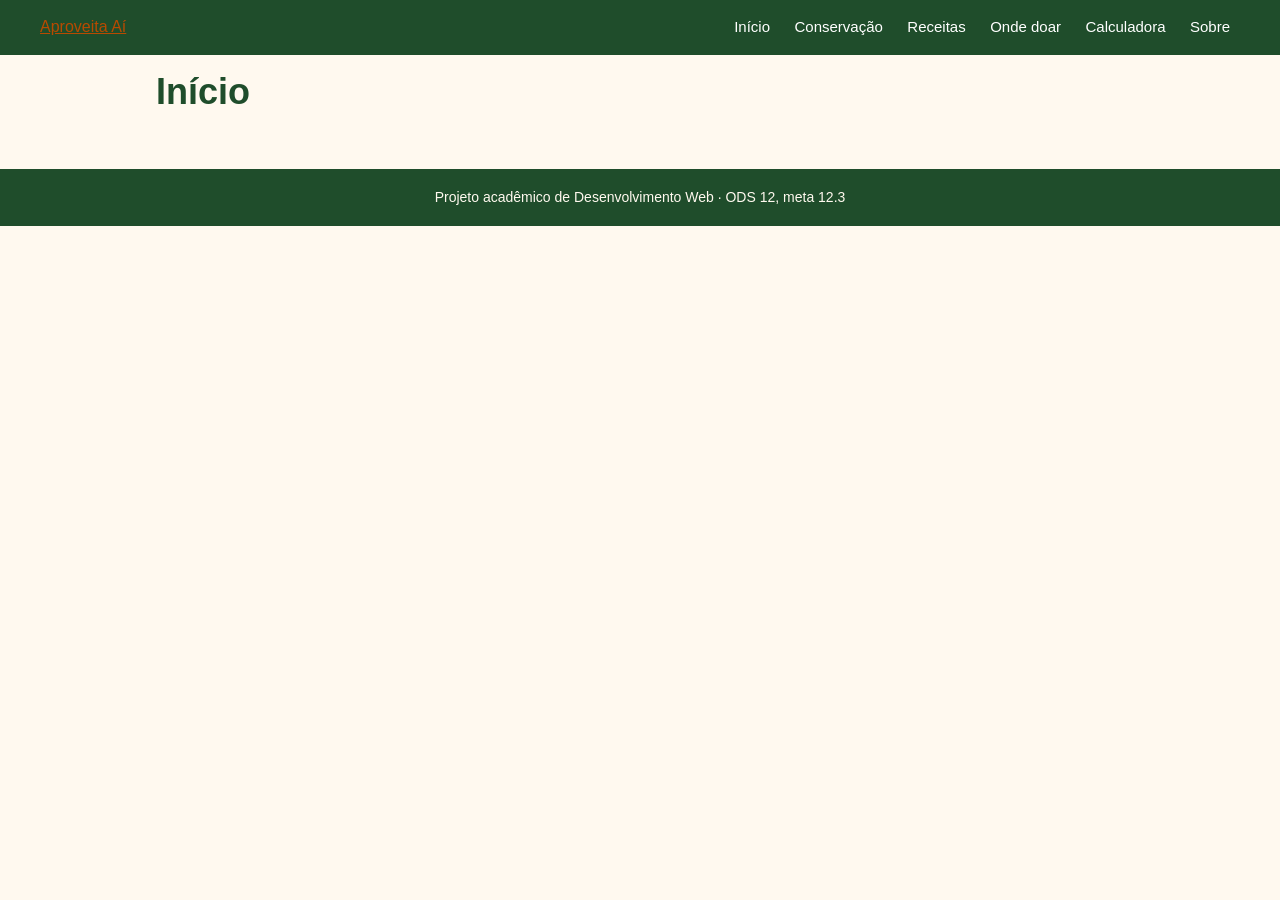
<file: index.html>
<!DOCTYPE html>
<html lang="pt-BR">
<head>
  <meta charset="UTF-8">
  <meta name="viewport" content="width=device-width, initial-scale=1.0">
  <title>Início | Aproveita Aí</title>
  <link rel="stylesheet" href="css/style.css">
</head>
<body>
  <header>
    <a href="index.html">Aproveita Aí</a>
    <nav>
      <a href="index.html">Início</a>
      <a href="conservacao.html">Conservação</a>
      <a href="receitas.html">Receitas</a>
      <a href="onde-doar.html">Onde doar</a>
      <a href="calculadora.html">Calculadora</a>
      <a href="sobre.html">Sobre</a>
    </nav>
  </header>

  <main>
    <h1>Início</h1>
    <!-- TODO: conteúdo da página -->
  </main>

  <footer>
    <p>Projeto acadêmico de Desenvolvimento Web · ODS 12, meta 12.3</p>
  </footer>

</body>
</html>
</file>
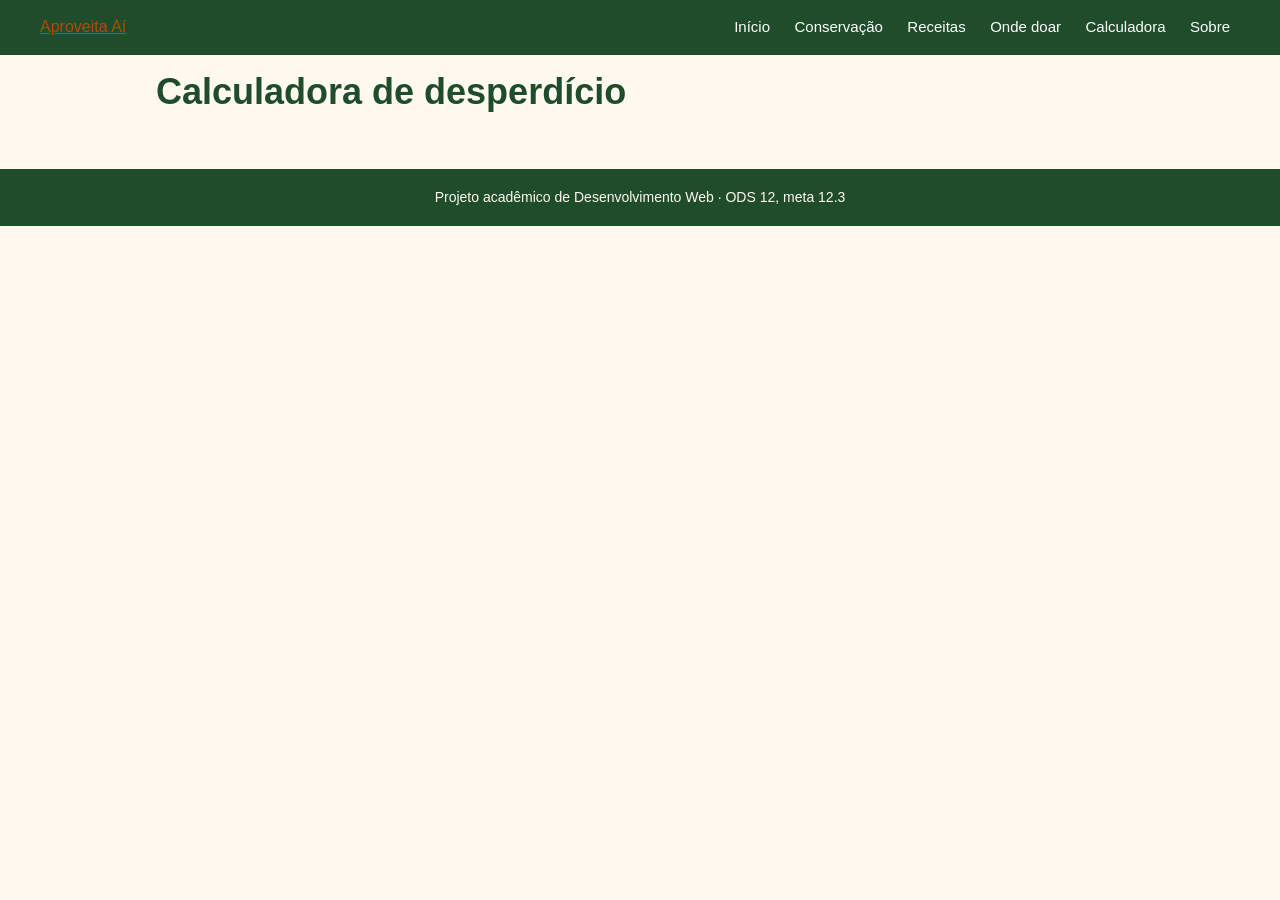
<file: calculadora.html>
<!DOCTYPE html>
<html lang="pt-BR">
<head>
  <meta charset="UTF-8">
  <meta name="viewport" content="width=device-width, initial-scale=1.0">
  <title>Calculadora de desperdício | Aproveita Aí</title>
  <link rel="stylesheet" href="css/style.css">
</head>
<body>
  <header>
    <a href="index.html">Aproveita Aí</a>
    <nav>
      <a href="index.html">Início</a>
      <a href="conservacao.html">Conservação</a>
      <a href="receitas.html">Receitas</a>
      <a href="onde-doar.html">Onde doar</a>
      <a href="calculadora.html">Calculadora</a>
      <a href="sobre.html">Sobre</a>
    </nav>
  </header>

  <main>
    <h1>Calculadora de desperdício</h1>
    <!-- TODO: conteúdo da página -->
  </main>

  <footer>
    <p>Projeto acadêmico de Desenvolvimento Web · ODS 12, meta 12.3</p>
  </footer>
  <script src="js/calculadora.js"></script>
</body>
</html>
</file>
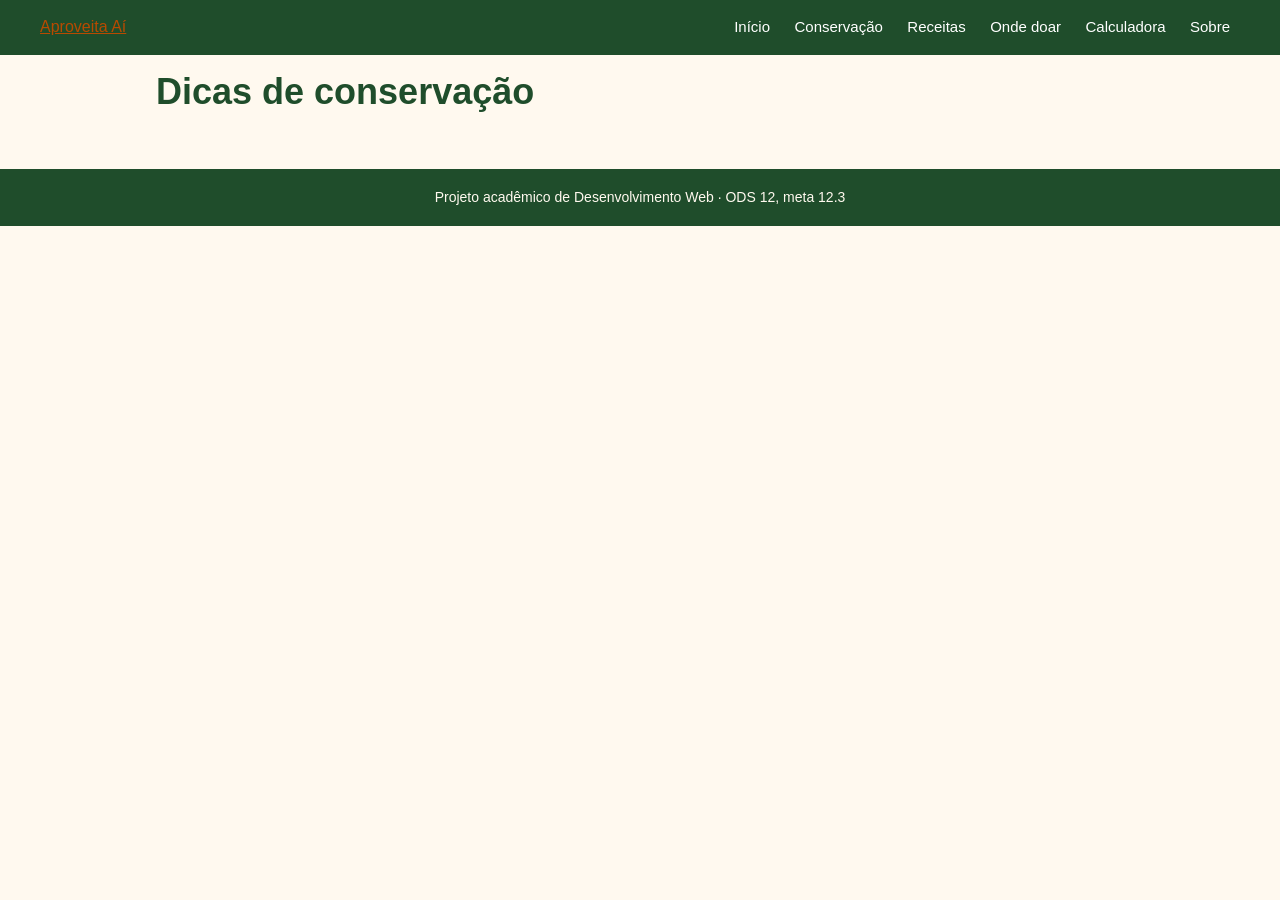
<file: conservacao.html>
<!DOCTYPE html>
<html lang="pt-BR">
<head>
  <meta charset="UTF-8">
  <meta name="viewport" content="width=device-width, initial-scale=1.0">
  <title>Dicas de conservação | Aproveita Aí</title>
  <link rel="stylesheet" href="css/style.css">
</head>
<body>
  <header>
    <a href="index.html">Aproveita Aí</a>
    <nav>
      <a href="index.html">Início</a>
      <a href="conservacao.html">Conservação</a>
      <a href="receitas.html">Receitas</a>
      <a href="onde-doar.html">Onde doar</a>
      <a href="calculadora.html">Calculadora</a>
      <a href="sobre.html">Sobre</a>
    </nav>
  </header>

  <main>
    <h1>Dicas de conservação</h1>
    <!-- TODO: conteúdo da página -->
  </main>

  <footer>
    <p>Projeto acadêmico de Desenvolvimento Web · ODS 12, meta 12.3</p>
  </footer>

</body>
</html>
</file>
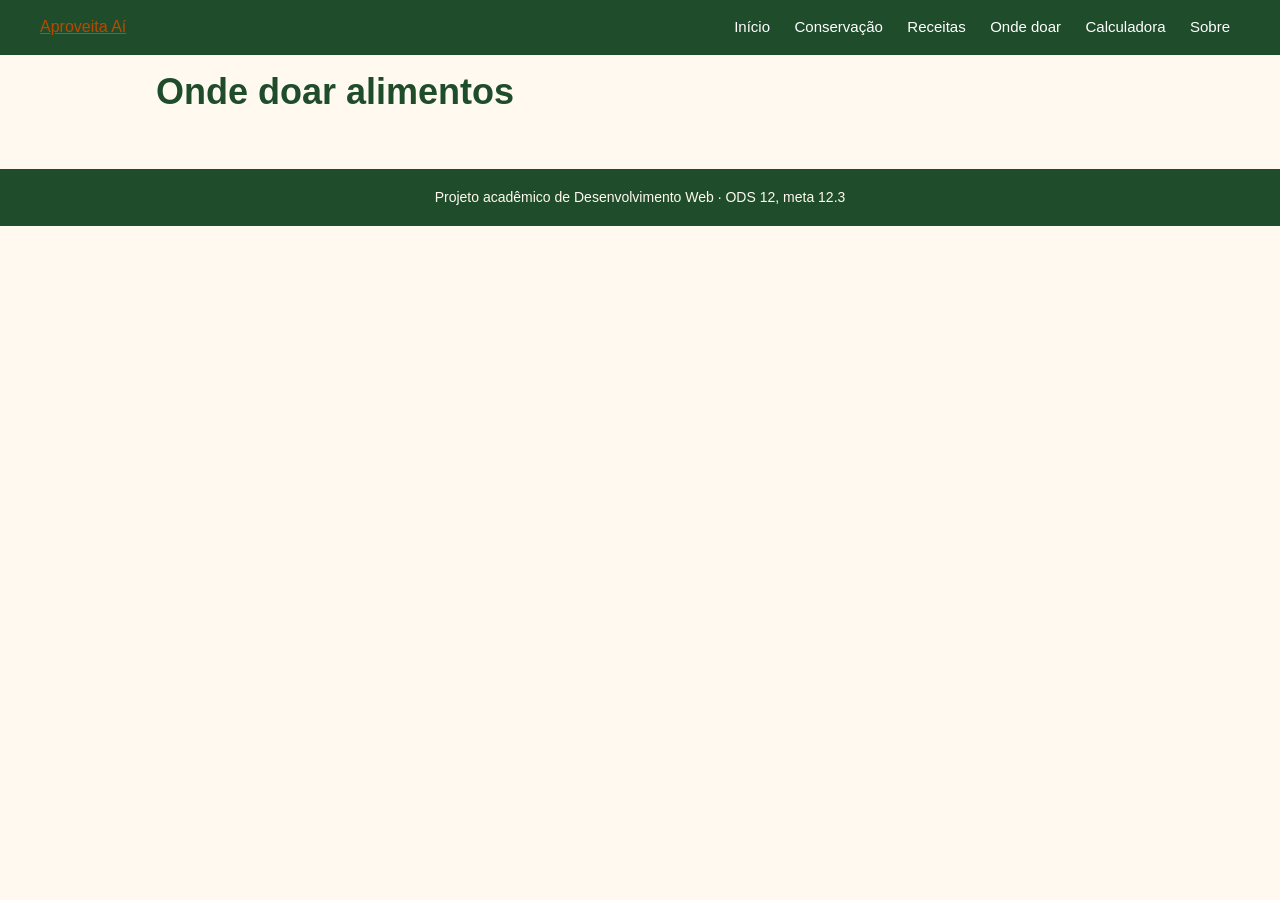
<file: onde-doar.html>
<!DOCTYPE html>
<html lang="pt-BR">
<head>
  <meta charset="UTF-8">
  <meta name="viewport" content="width=device-width, initial-scale=1.0">
  <title>Onde doar alimentos | Aproveita Aí</title>
  <link rel="stylesheet" href="css/style.css">
</head>
<body>
  <header>
    <a href="index.html">Aproveita Aí</a>
    <nav>
      <a href="index.html">Início</a>
      <a href="conservacao.html">Conservação</a>
      <a href="receitas.html">Receitas</a>
      <a href="onde-doar.html">Onde doar</a>
      <a href="calculadora.html">Calculadora</a>
      <a href="sobre.html">Sobre</a>
    </nav>
  </header>

  <main>
    <h1>Onde doar alimentos</h1>
    <!-- TODO: conteúdo da página -->
  </main>

  <footer>
    <p>Projeto acadêmico de Desenvolvimento Web · ODS 12, meta 12.3</p>
  </footer>

</body>
</html>
</file>
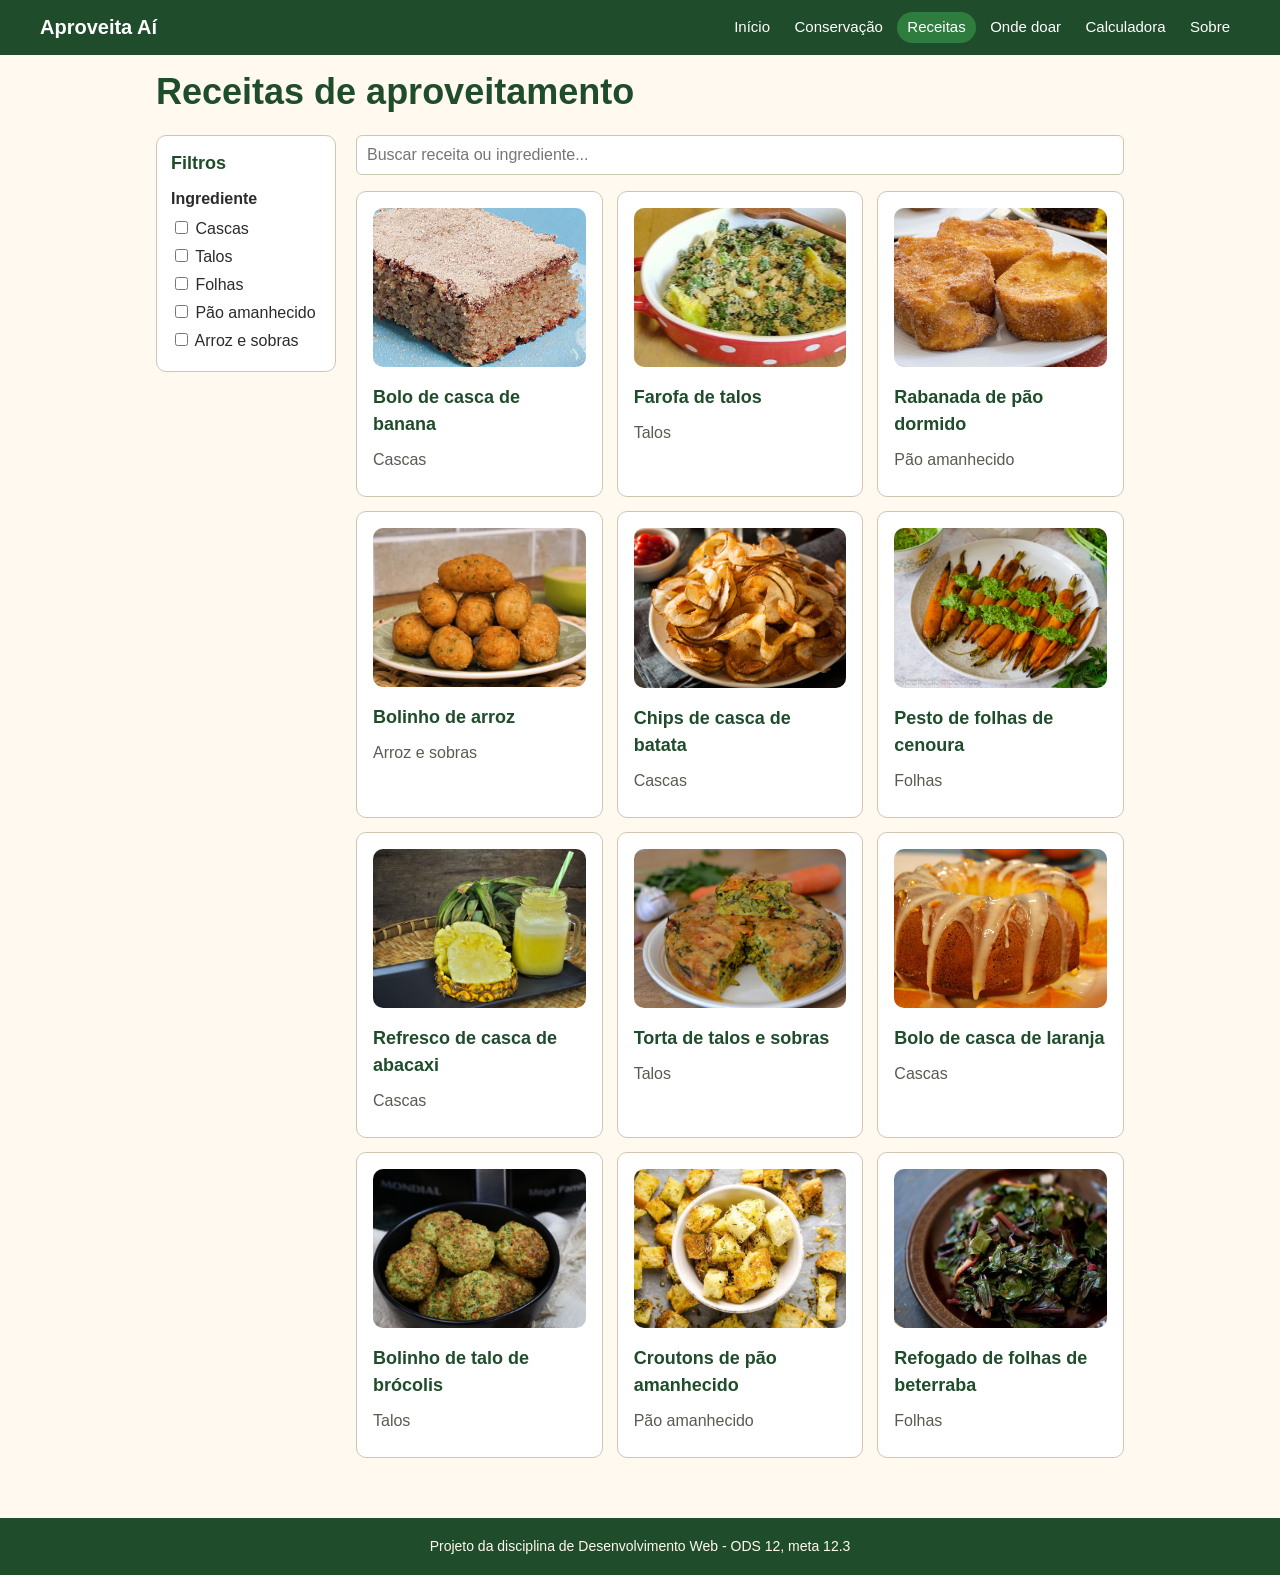
<file: receitas.html>
<!DOCTYPE html>
<html lang="pt-BR">
<head>
	<meta charset="UTF-8">
	<meta name="viewport" content="width=device-width, initial-scale=1.0">
	<title>Receitas de aproveitamento - Aproveita Aí</title>
	<link rel="stylesheet" href="css/style.css">
</head>
<body>

	<header>
		<a class="logo" href="index.html">Aproveita Aí</a>
		<nav>
			<a href="index.html">Início</a>
			<a href="conservacao.html">Conservação</a>
			<a href="receitas.html" class="ativo">Receitas</a>
			<a href="onde-doar.html">Onde doar</a>
			<a href="calculadora.html">Calculadora</a>
			<a href="sobre.html">Sobre</a>
		</nav>
	</header>

	<main>
		<section>
			<h1>Receitas de aproveitamento</h1>

			<div class="receitas">
				<aside class="filtros">
					<h2>Filtros</h2>
					<p>Ingrediente</p>
					<label><input type="checkbox"> Cascas</label>
					<label><input type="checkbox"> Talos</label>
					<label><input type="checkbox"> Folhas</label>
					<label><input type="checkbox"> Pão amanhecido</label>
					<label><input type="checkbox"> Arroz e sobras</label>
				</aside>

				<div class="lista">

					<input type="text" class="busca" placeholder="Buscar receita ou ingrediente..." aria-label="Buscar receita ou ingrediente">

					<div class="cards">

						<article class="card">
							<img class="imagem pequena" src="img/bolo-com-casca-de-banana.jpg" alt="Bolo de casca de banana">
							<h3>Bolo de casca de banana</h3>
							<p>Cascas</p>
						</article>

						<article class="card">
							<img class="imagem pequena" src="img/farofa-de-talos.jpg" alt="Farofa de talos">
							<h3>Farofa de talos</h3>
							<p>Talos</p>
						</article>

						<article class="card">
							<img class="imagem pequena" src="img/rabanada-de-pao-dormido.jpg" alt="Rabanada de pão dormido">
							<h3>Rabanada de pão dormido</h3>
							<p>Pão amanhecido</p>
						</article>

						<article class="card">
							<img class="imagem pequena" src="img/bolinho-de-arroz.jpg" alt="Bolinho de arroz">
							<h3>Bolinho de arroz</h3>
							<p>Arroz e sobras</p>
						</article>

						<article class="card">
							<img class="imagem pequena" src="img/chips-de-casca-de-batata.png" alt="Chips de casca de batata">
							<h3>Chips de casca de batata</h3>
							<p>Cascas</p>
						</article>

						<article class="card">
							<img class="imagem pequena" src="img/pesto-de-folhas-de-cenoura.jpg" alt="Pesto de folhas de cenoura">
							<h3>Pesto de folhas de cenoura</h3>
							<p>Folhas</p>
						</article>

						<article class="card">
							<img class="imagem pequena" src="img/refresco-de-casca-de-abacaxi.jpg" alt="Refresco de casca de abacaxi">
							<h3>Refresco de casca de abacaxi</h3>
							<p>Cascas</p>
						</article>

						<article class="card">
							<img class="imagem pequena" src="img/torta-de-talos-e-sobras.jpg" alt="Torta de talos e sobras">
							<h3>Torta de talos e sobras</h3>
							<p>Talos</p>
						</article>

						<article class="card">
							<img class="imagem pequena" src="img/bolo-de-casca-de-laranja.jpg" alt="Bolo de casca de laranja">
							<h3>Bolo de casca de laranja</h3>
							<p>Cascas</p>
						</article>
            
						<article class="card">
							<img class="imagem pequena" src="img/bolinho-de-talo-de-brocolis.jpg" alt="Bolinho de talo de brócolis">
							<h3>Bolinho de talo de brócolis</h3>
							<p>Talos</p>
						</article>

						<article class="card">
							<img class="imagem pequena" src="img/croutons-de-pao-amanhecido.jpg" alt="Croutons de pão amanhecido">
							<h3>Croutons de pão amanhecido</h3>
							<p>Pão amanhecido</p>
						</article>

						<article class="card">
							<img class="imagem pequena" src="img/refogado-de-folhas-de-beterraba.jpg" alt="Refogado de folhas de beterraba">
							<h3>Refogado de folhas de beterraba</h3>
							<p>Folhas</p>
						</article>
            
					</div>
				</div>
			</div>
		</section>
	</main>

	<footer>
		<p>Projeto da disciplina de Desenvolvimento Web - ODS 12, meta 12.3</p>
	</footer>

</body>
</html>
</file>
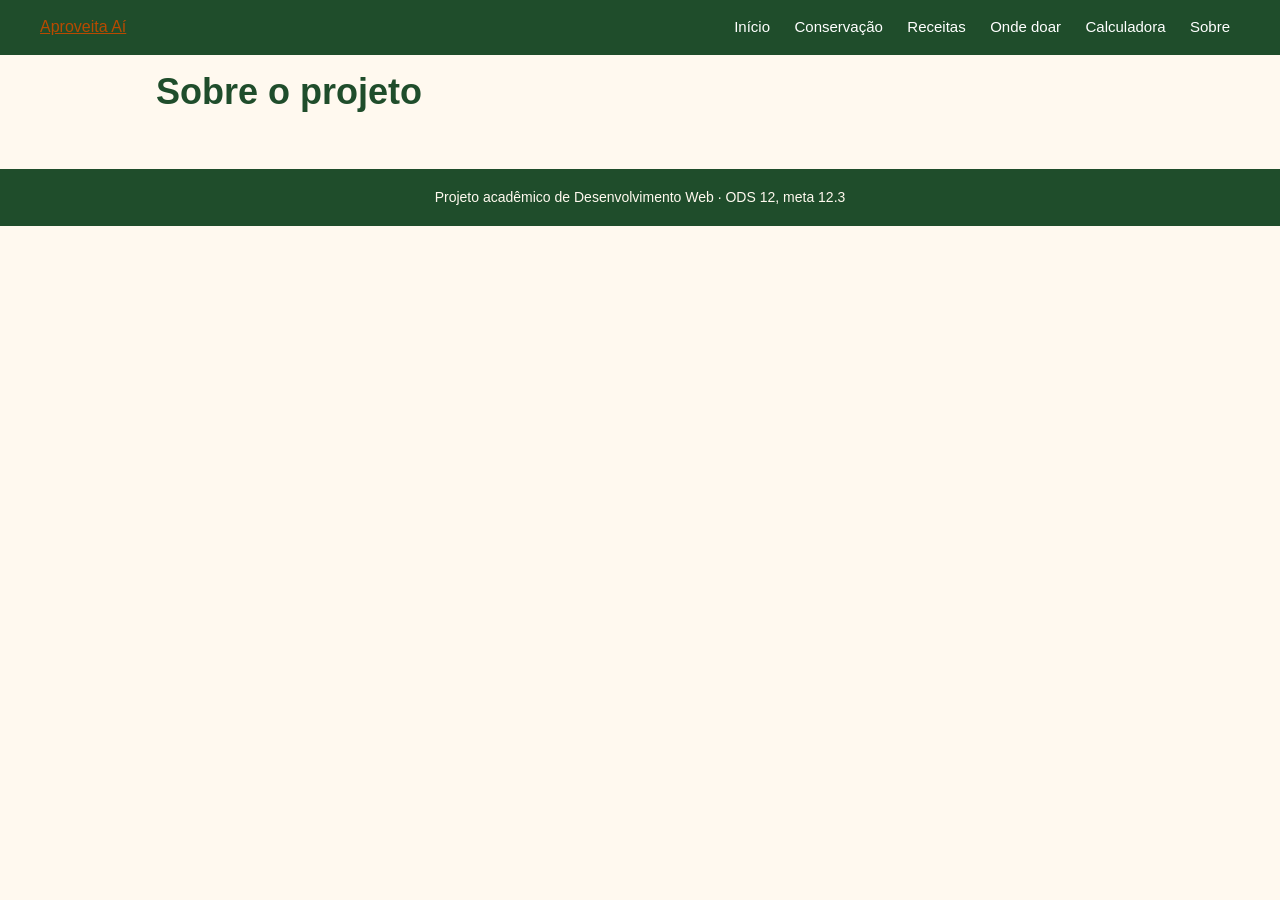
<file: sobre.html>
<!DOCTYPE html>
<html lang="pt-BR">
<head>
  <meta charset="UTF-8">
  <meta name="viewport" content="width=device-width, initial-scale=1.0">
  <title>Sobre o projeto | Aproveita Aí</title>
  <link rel="stylesheet" href="css/style.css">
</head>
<body>
  <header>
    <a href="index.html">Aproveita Aí</a>
    <nav>
      <a href="index.html">Início</a>
      <a href="conservacao.html">Conservação</a>
      <a href="receitas.html">Receitas</a>
      <a href="onde-doar.html">Onde doar</a>
      <a href="calculadora.html">Calculadora</a>
      <a href="sobre.html">Sobre</a>
    </nav>
  </header>

  <main>
    <h1>Sobre o projeto</h1>
    <!-- TODO: conteúdo da página -->
  </main>

  <footer>
    <p>Projeto acadêmico de Desenvolvimento Web · ODS 12, meta 12.3</p>
  </footer>

</body>
</html>
</file>
<file: css/style.css>
:root {
	--verde-escuro: #1F4D2B;
	--verde: #2E7D3E;
	--laranja: #B84A00;
	--amarelo: #F2B84B;
	--creme: #FFF9EF;
	--areia: #F3ECDD;
	--texto: #2B2B2B;
	--texto-claro: #5A5A52;
	--borda: #CFC6B2;
}

* {
	box-sizing: border-box;
}

body {
	margin: 0;
	font-family: Arial, Helvetica, sans-serif;
	line-height: 1.5;
	color: var(--texto);
	background: var(--creme);
}

h1, h2, h3 {
	color: var(--verde-escuro);
	margin: 0 0 10px;
}

h1 { font-size: 28px; }
h2 { font-size: 22px; margin-top: 30px; }
h3 { font-size: 18px; }

a {
	color: var(--laranja);
}

a:focus, button:focus, input:focus {
	outline: 3px solid var(--amarelo);
}

/* cabeçalho e menu */
header {
	background: var(--verde-escuro);
	padding: 10px 16px;
}

.logo {
	color: white;
	font-size: 20px;
	font-weight: bold;
	text-decoration: none;
}

nav {
	margin-top: 8px;
}

nav a {
	display: inline-block;
	color: white;
	text-decoration: none;
	padding: 4px 10px;
	border-radius: 20px;
	font-size: 15px;
}

nav a:hover,
nav a.ativo {
	background: var(--verde);
}

/* conteúdo */
main {
	max-width: 1000px;
	margin: 0 auto;
	padding: 10px 16px 40px;
}

section {
	margin-bottom: 20px;
}

.fonte {
	font-size: 14px;
	color: var(--texto-claro);
}

.aviso {
	background: var(--areia);
	border-left: 5px solid var(--amarelo);
	padding: 12px 16px;
	margin: 20px 0;
}

/* botões */
.botao,
button {
	display: inline-block;
	font-size: 16px;
	font-weight: bold;
	text-decoration: none;
	padding: 10px 22px;
	border: 2px solid var(--verde);
	border-radius: 25px;
	background: var(--verde);
	color: white;
	cursor: pointer;
}

.botao:hover,
button:hover {
	background: var(--verde-escuro);
	border-color: var(--verde-escuro);
}

.botao-claro {
	background: white;
	color: var(--verde-escuro);
	border-color: var(--verde-escuro);
}

.botao-claro:hover {
	background: var(--areia);
	color: var(--verde-escuro);
}

/* início */
.inicio {
	background: var(--areia);
	border-radius: 16px;
	padding: 24px 16px;
	margin-top: 20px;
}

.inicio-texto p {
	color: var(--texto-claro);
}

.imagem {
	height: 180px;
	margin-top: 20px;
	background: white;
	border: 1px dashed var(--borda);
	border-radius: 10px;
}

/* cards */
.cards {
	display: grid;
	grid-template-columns: 1fr;
	gap: 14px;
}

.card {
	background: white;
	border: 1px solid var(--borda);
	border-radius: 10px;
	padding: 16px;
}

.card p, .card ul {
	margin: 0 0 8px;
	color: var(--texto-claro);
}

.card ul {
	padding-left: 18px;
}

.card li {
	margin-bottom: 6px;
}

.numero strong {
	display: block;
	font-size: 28px;
	color: var(--verde-escuro);
}

.numero p {
	color: var(--texto);
}
.imagem.pequena {
	width: 100%;
	height: auto;
	aspect-ratio: 4 / 3;
	object-fit: cover;
	margin: 0 0 10px;
	background: var(--areia);
	border: none;
}

/* receitas */
.busca {
	width: 100%;
	margin-bottom: 16px;
	padding: 10px;
	font-size: 16px;
	border: 1px solid var(--borda);
	border-radius: 6px;
}

.receitas {
	margin-top: 16px;
}

.receitas .cards {
	grid-template-columns: repeat(auto-fill, minmax(220px, 1fr));
}

.filtros {
	background: white;
	border: 1px solid var(--borda);
	border-radius: 10px;
	padding: 14px;
	margin-bottom: 16px;
}

.filtros h2 {
	font-size: 18px;
	margin-top: 0;
}

.filtros p {
	font-weight: bold;
	margin: 0 0 6px;
}

.filtros label {
	display: block;
	margin-bottom: 4px;
}

/* rodapé */
footer {
	background: var(--verde-escuro);
	color: var(--creme);
	text-align: center;
	padding: 18px 16px;
	font-size: 14px;
}

footer p {
	margin: 0;
}

/* telas maiores */
@media (min-width: 768px) {
	header {
		display: flex;
		justify-content: space-between;
		align-items: center;
		padding: 12px 40px;
	}

	nav {
		margin-top: 0;
	}

	h1 { font-size: 36px; }

	.inicio {
		display: flex;
		align-items: center;
		gap: 30px;
		padding: 36px;
	}

	.inicio-texto,
	.imagem {
		flex: 1;
	}

	.imagem {
		margin-top: 0;
		height: 220px;
	}

	.cards {
		grid-template-columns: repeat(2, 1fr);
	}

	.receitas {
		display: flex;
		gap: 20px;
		align-items: flex-start;
	}

	.filtros {
		width: 180px;
		flex-shrink: 0;
		margin-bottom: 0;
	}

	.lista {
		flex: 1;
		min-width: 0;
	}
}

@media (min-width: 1000px) {
	.cards {
		grid-template-columns: repeat(4, 1fr);
	}

	.cards.tres {
		grid-template-columns: repeat(3, 1fr);
	}
}
</file>
